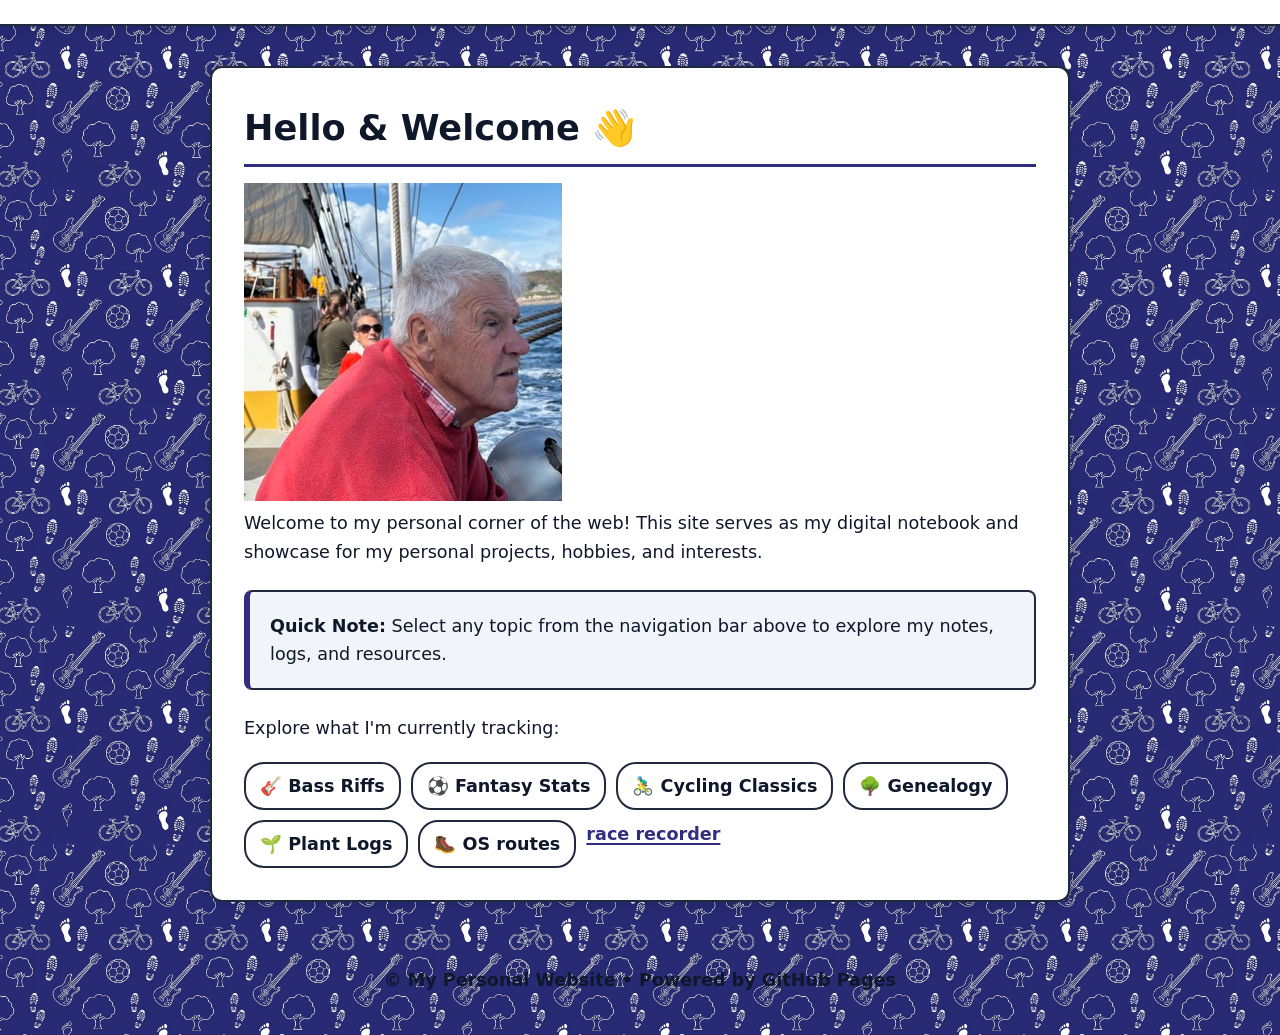
<file: index.html>
<!DOCTYPE html>
<html lang="en">
<head>
  <meta charset="UTF-8">
  <meta name="viewport" content="width=device-width, initial-scale=1.0">
  <title>About Me | My Website</title>
  <link rel="stylesheet" href="style.css">
</head>
<body>

  <header>
    <nav>
      <ul>
       
      </ul>
    </nav>
  </header>

  <main>
    <section>
      <h1>Hello & Welcome 👋</h1>
      
      <div class="profile-container">
        <img src="profile.jpg" alt="Profile Photo" class="profile-pic">
        <div class="bio-content">
          <p>Welcome to my personal corner of the web! This site serves as my digital notebook and showcase for my personal projects, hobbies, and interests.</p>
          
          <div class="highlight-box">
            <p><strong>Quick Note:</strong> Select any topic from the navigation bar above to explore my notes, logs, and resources.</p>
          </div>

          <p>Explore what I'm currently tracking:</p>
          
          <div class="badge-container">
  <a href="bass-guitar.html" class="badge">🎸 Bass Riffs</a>
  <a href="fantasy-football.html" class="badge">⚽ Fantasy Stats</a>
  <a href="cycling.html" class="badge">🚴‍♂️ Cycling Classics</a>
  <a href="ancestry.html" class="badge">🌳 Genealogy</a>
  <a href="gardening.html" class="badge">🌱 Plant Logs</a>
  <a href="walking.html" class="badge">🥾 OS routes</a>
            <a href="race_recorder.html"> race recorder </a>

  </div>
        </div>
      </div>
    </section>
  </main>

  <footer>
    <p>&copy; My Personal Website • Powered by GitHub Pages</p>
  </footer>

</body>
</html>
</file>
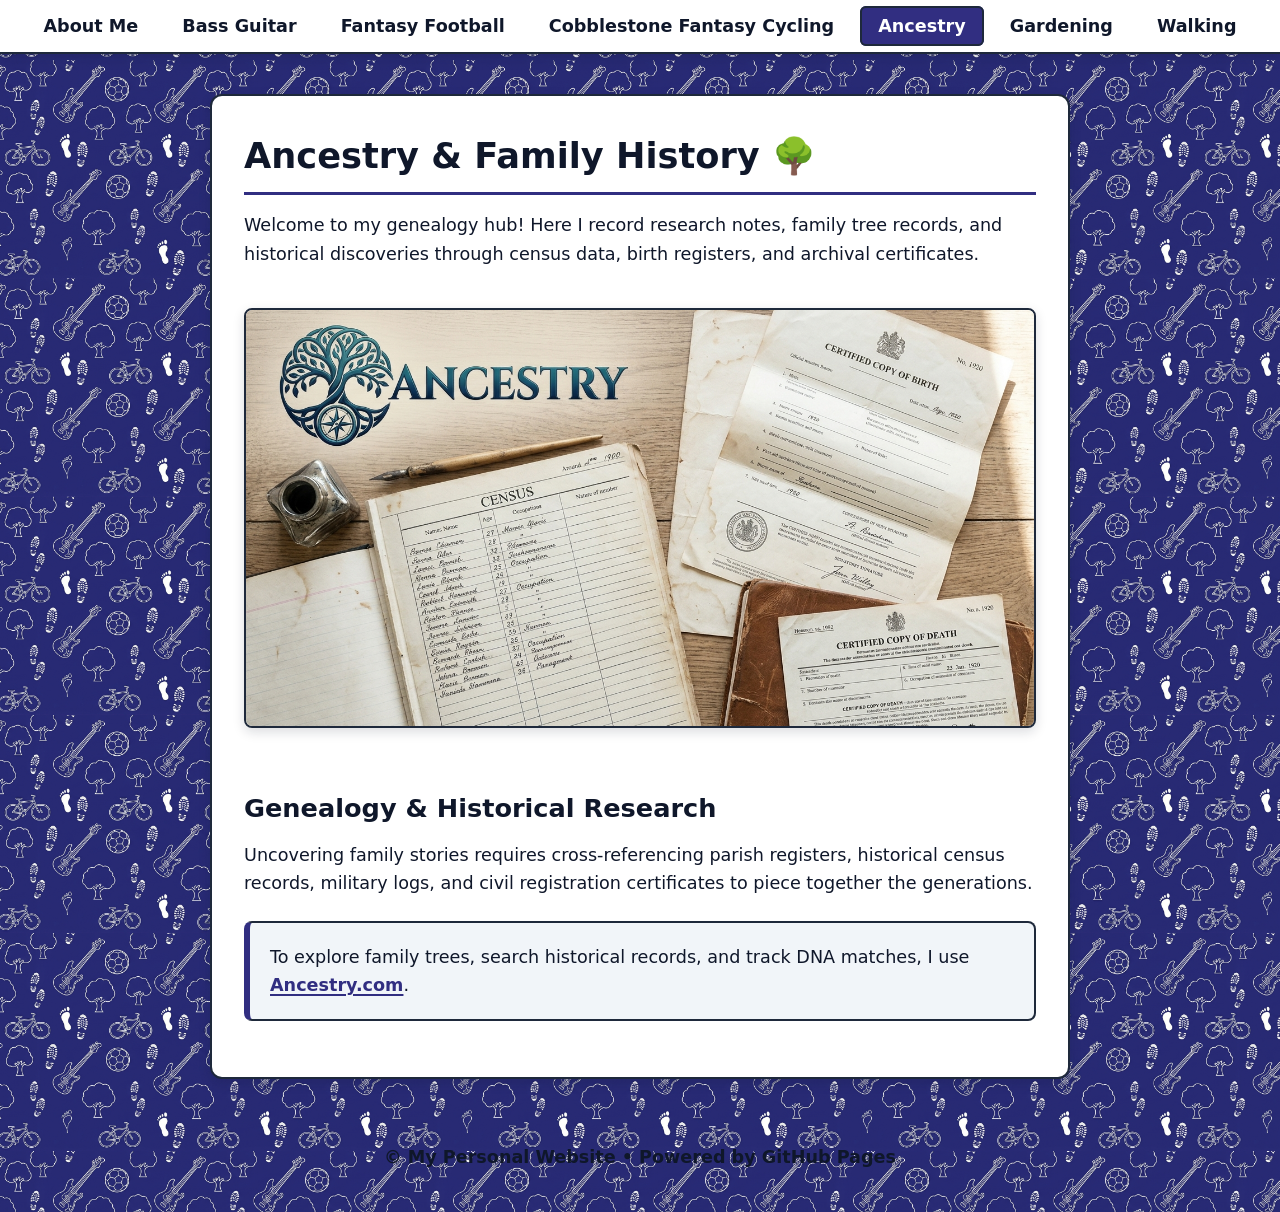
<file: ancestry.html>
<!DOCTYPE html>
<html lang="en">
<head>
  <meta charset="UTF-8">
  <meta name="viewport" content="width=device-width, initial-scale=1.0">
  <title>Ancestry | My Website</title>
  <link rel="stylesheet" href="style.css">
</head>
<body>

  <header>
    <nav>
      <ul>
        <li><a href="index.html">About Me</a></li>
        <li><a href="bass-guitar.html">Bass Guitar</a></li>
        <li><a href="fantasy-football.html">Fantasy Football</a></li>
        <li><a href="cycling.html">Cobblestone Fantasy Cycling</a></li>
        <li><a href="ancestry.html" class="active">Ancestry</a></li>
        <li><a href="gardening.html">Gardening</a></li>
        <li><a href="walking.html">Walking</a></li>
      </ul>
    </nav>
  </header>

  <main>
    <section>
      <h1>Ancestry & Family History 🌳</h1>
      <p>Welcome to my genealogy hub! Here I record research notes, family tree records, and historical discoveries through census data, birth registers, and archival certificates.</p>
      
      <!-- Ancestry Feature Image -->
      <img src="ancestry.jpg" alt="Ancestry documents including census records and birth and death certificates" class="content-image">

      <h2>Genealogy & Historical Research</h2>
      <p>Uncovering family stories requires cross-referencing parish registers, historical census records, military logs, and civil registration certificates to piece together the generations.</p>
      
      <div class="highlight-box">
        <p>To explore family trees, search historical records, and track DNA matches, I use <a href="https://www.ancestry.com/" target="_blank" rel="noopener noreferrer">Ancestry.com</a>.</p>
      </div>
    </section>
  </main>

  <footer>
    <p>&copy; My Personal Website • Powered by GitHub Pages</p>
  </footer>

</body>
</html>
</file>
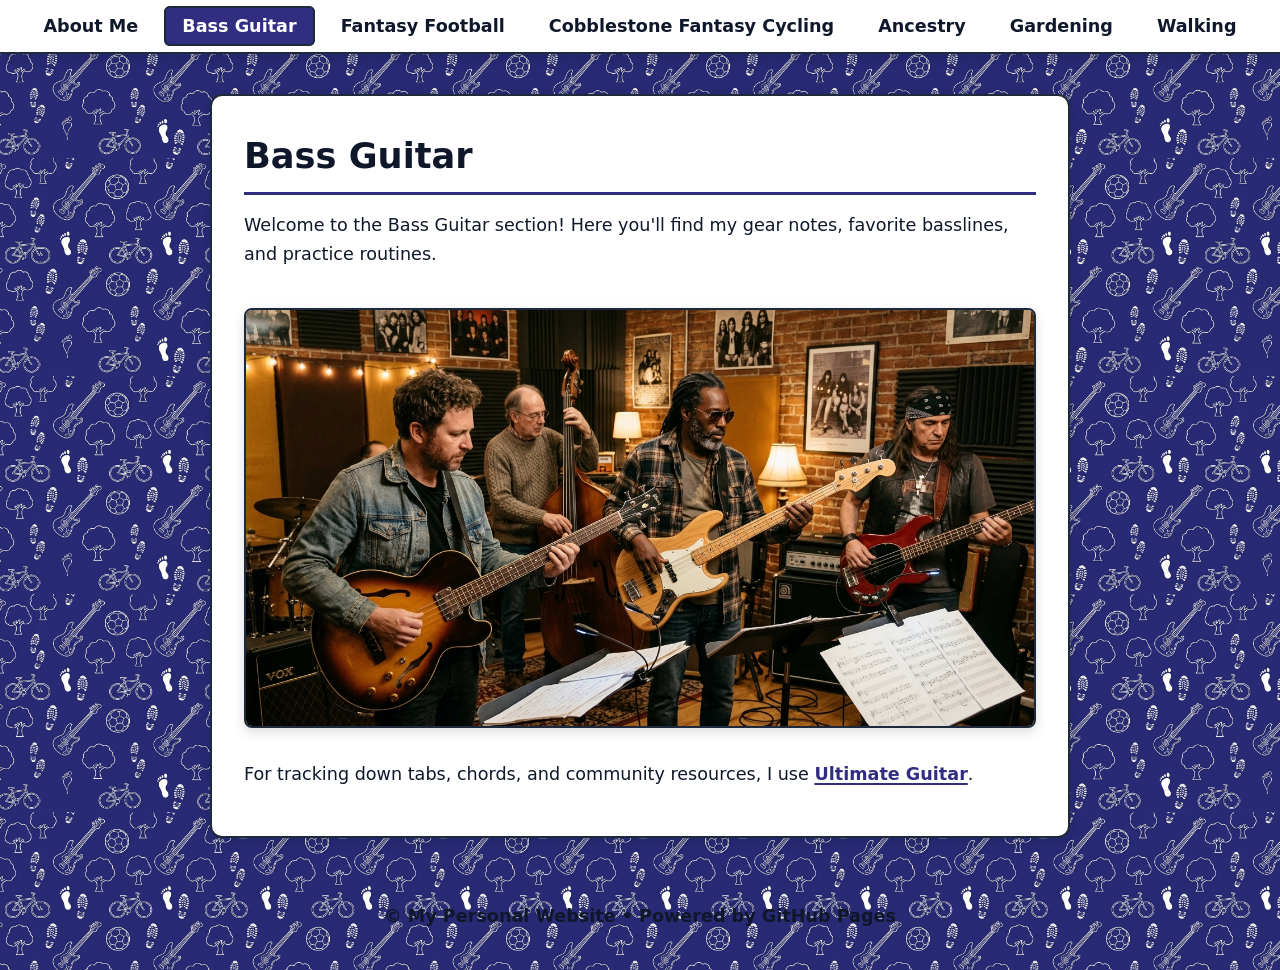
<file: bass-guitar.html>
<!DOCTYPE html>
<html lang="en">
<head>
  <meta charset="UTF-8">
  <meta name="viewport" content="width=device-width, initial-scale=1.0">
  <title>Bass Guitar | My Website</title>
  <link rel="stylesheet" href="style.css">
</head>
<body>

  <header>
    <nav>
      <ul>
        <li><a href="index.html">About Me</a></li>
        <li><a href="bass-guitar.html" class="active">Bass Guitar</a></li>
        <li><a href="fantasy-football.html">Fantasy Football</a></li>
        <li><a href="cycling.html">Cobblestone Fantasy Cycling</a></li>
        <li><a href="ancestry.html">Ancestry</a></li>
        <li><a href="gardening.html">Gardening</a></li>
        <li><a href="walking.html">Walking</a></li>
      </ul>
    </nav>
  </header>

  <main>
    <section>
      <h1>Bass Guitar</h1>
      <p>Welcome to the Bass Guitar section! Here you'll find my gear notes, favorite basslines, and practice routines.</p>
      <!-- Feature Image -->
      <img src="bass-players.jpg" alt="Bass Players" class="content-image">
      <p>For tracking down tabs, chords, and community resources, I use <a href="https://www.ultimate-guitar.com/" target="_blank" rel="noopener noreferrer">Ultimate Guitar</a>.</p>
    </section>
  </main>

  <footer>
    <p>&copy; My Personal Website • Powered by GitHub Pages</p>
  </footer>

</body>
</html>
</file>
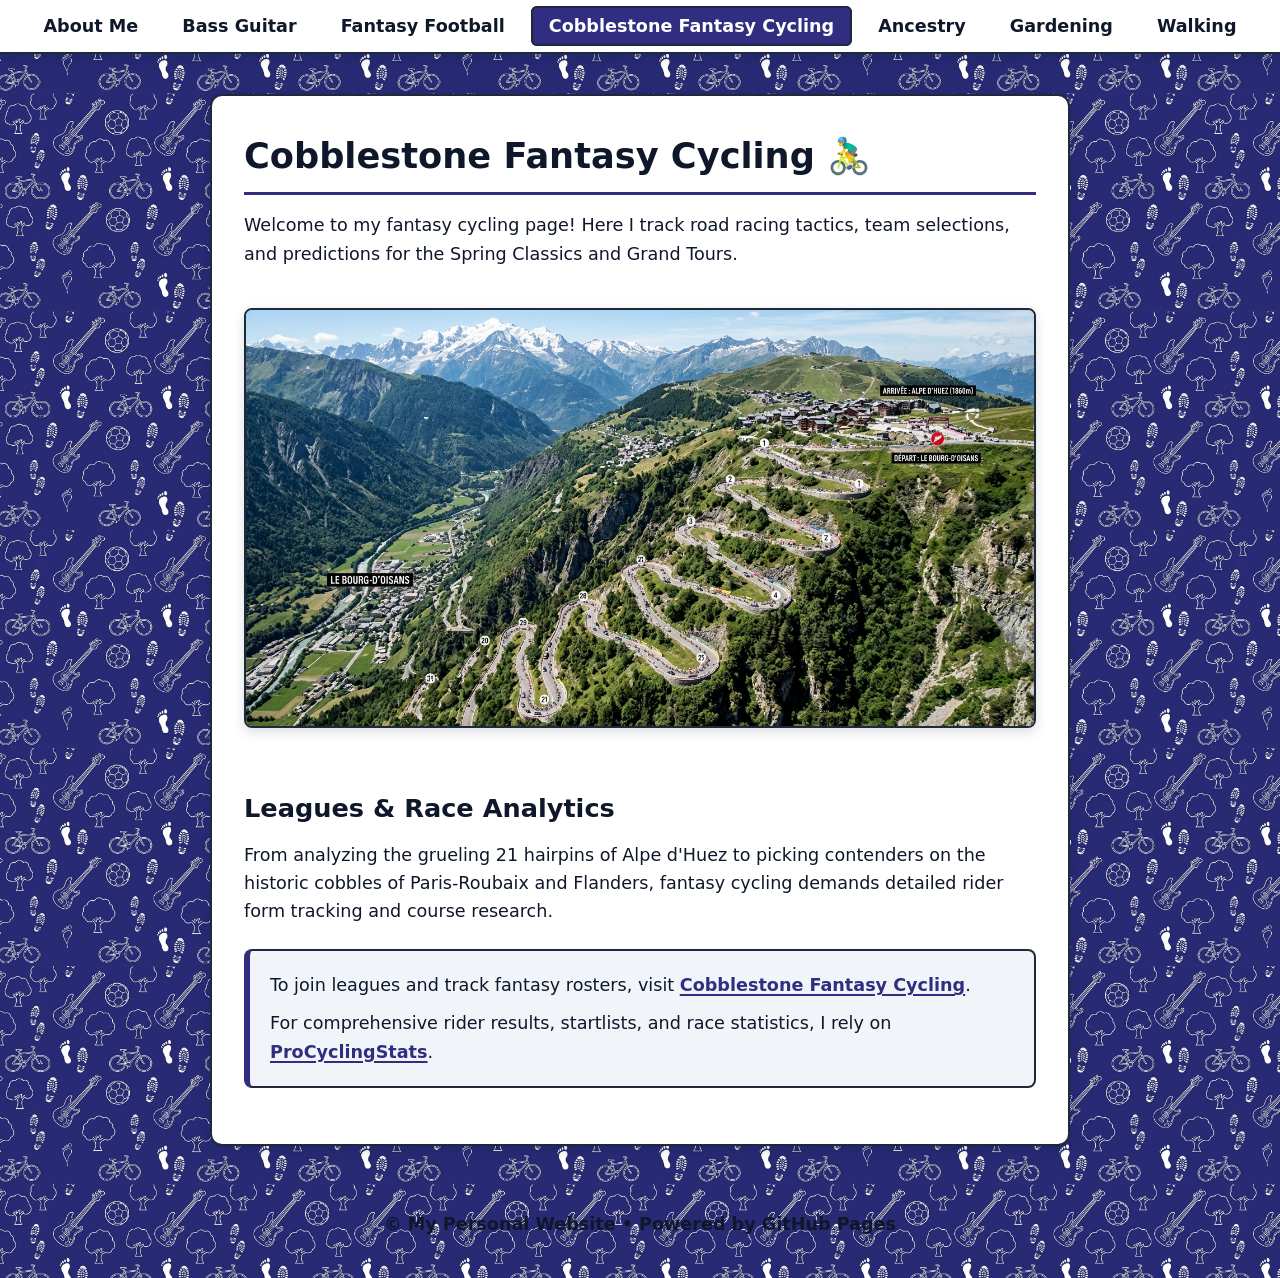
<file: cycling.html>
<!DOCTYPE html>
<html lang="en">
<head>
  <meta charset="UTF-8">
  <meta name="viewport" content="width=device-width, initial-scale=1.0">
  <title>Cobblestone Fantasy Cycling | My Website</title>
  <link rel="stylesheet" href="style.css">
</head>
<body>

  <header>
    <nav>
      <ul>
        <li><a href="index.html">About Me</a></li>
        <li><a href="bass-guitar.html">Bass Guitar</a></li>
        <li><a href="fantasy-football.html">Fantasy Football</a></li>
        <li><a href="cycling.html" class="active">Cobblestone Fantasy Cycling</a></li>
        <li><a href="ancestry.html">Ancestry</a></li>
        <li><a href="gardening.html">Gardening</a></li>
        <li><a href="walking.html">Walking</a></li>
      </ul>
    </nav>
  </header>

  <main>
    <section>
      <h1>Cobblestone Fantasy Cycling 🚴‍♂️</h1>
      <p>Welcome to my fantasy cycling page! Here I track road racing tactics, team selections, and predictions for the Spring Classics and Grand Tours.</p>
      
      <!-- Alpe d'Huez Aerial Image -->
      <img src="alpe-dhuez.jpg" alt="Aerial view of the famous 21 hairpin turns climbing Alpe d'Huez" class="content-image">

      <h2>Leagues & Race Analytics</h2>
      <p>From analyzing the grueling 21 hairpins of Alpe d'Huez to picking contenders on the historic cobbles of Paris-Roubaix and Flanders, fantasy cycling demands detailed rider form tracking and course research.</p>

      <div class="highlight-box">
        <p>To join leagues and track fantasy rosters, visit <a href="https://www.cobblestone.be/" target="_blank" rel="noopener noreferrer">Cobblestone Fantasy Cycling</a>.</p>
        <p style="margin-top: 10px;">For comprehensive rider results, startlists, and race statistics, I rely on <a href="https://www.procyclingstats.com/" target="_blank" rel="noopener noreferrer">ProCyclingStats</a>.</p>
      </div>
    </section>
  </main>

  <footer>
    <p>&copy; My Personal Website • Powered by GitHub Pages</p>
  </footer>

</body>
</html>
</file>
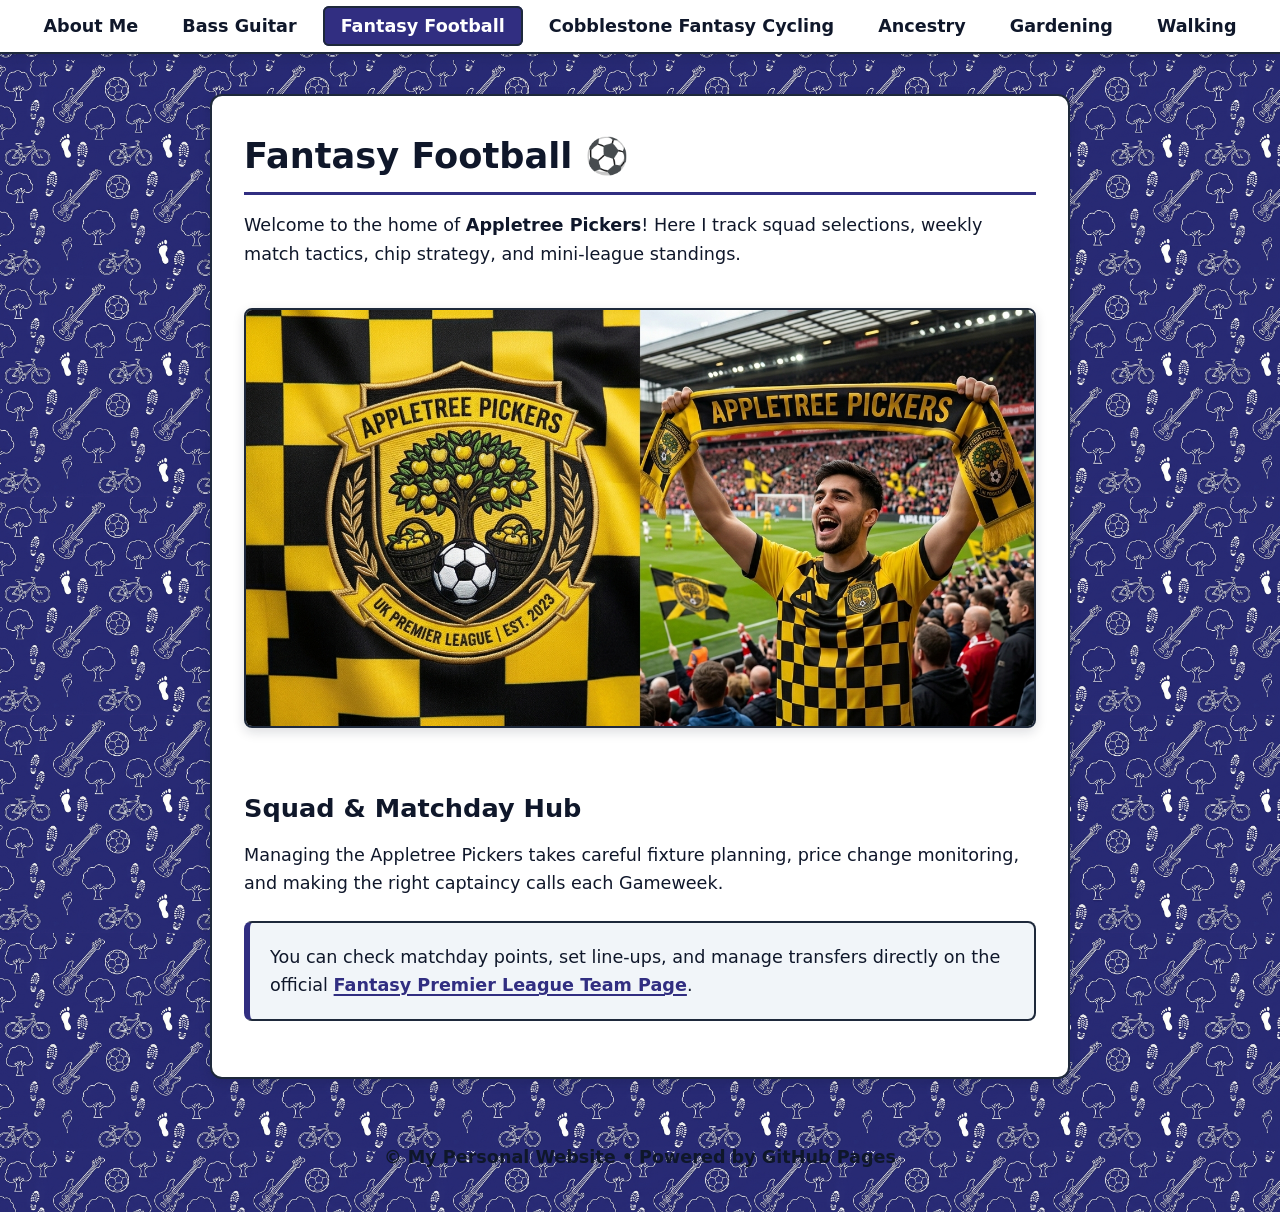
<file: fantasy-football.html>
<!DOCTYPE html>
<html lang="en">
<head>
  <meta charset="UTF-8">
  <meta name="viewport" content="width=device-width, initial-scale=1.0">
  <title>Fantasy Football | My Website</title>
  <link rel="stylesheet" href="style.css">
</head>
<body>

  <header>
    <nav>
      <ul>
        <li><a href="index.html">About Me</a></li>
        <li><a href="bass-guitar.html">Bass Guitar</a></li>
        <li><a href="fantasy-football.html" class="active">Fantasy Football</a></li>
        <li><a href="cycling.html">Cobblestone Fantasy Cycling</a></li>
        <li><a href="ancestry.html">Ancestry</a></li>
        <li><a href="gardening.html">Gardening</a></li>
        <li><a href="walking.html">Walking</a></li>
      </ul>
    </nav>
  </header>

  <main>
    <section>
      <h1>Fantasy Football ⚽</h1>
      <p>Welcome to the home of <strong>Appletree Pickers</strong>! Here I track squad selections, weekly match tactics, chip strategy, and mini-league standings.</p>
      
      <!-- Appletree Pickers Team Graphic -->
      <img src="appletree-pickers.jpg" alt="Appletree Pickers Yellow and Black Team Graphic" class="content-image">

      <h2>Squad & Matchday Hub</h2>
      <p>Managing the Appletree Pickers takes careful fixture planning, price change monitoring, and making the right captaincy calls each Gameweek.</p>
      
      <div class="highlight-box">
        <p>You can check matchday points, set line-ups, and manage transfers directly on the official <a href="https://fantasy.premierleague.com/en/my-team" target="_blank" rel="noopener noreferrer">Fantasy Premier League Team Page</a>.</p>
      </div>
    </section>
  </main>

  <footer>
    <p>&copy; My Personal Website • Powered by GitHub Pages</p>
  </footer>

</body>
</html>
</file>
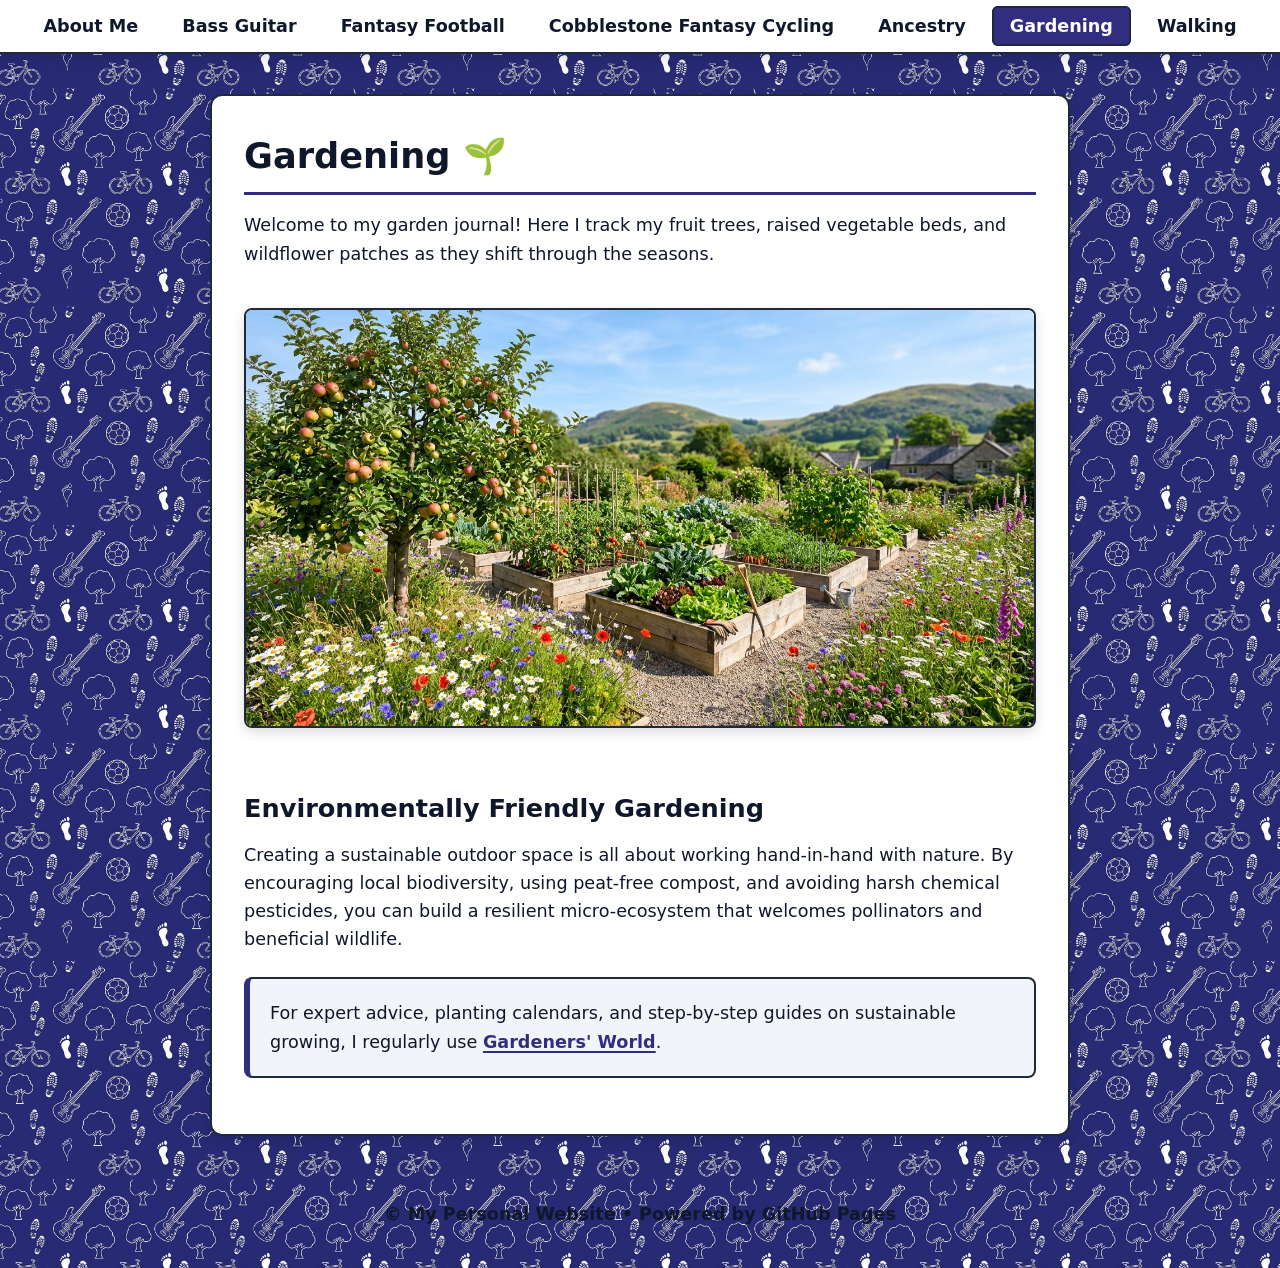
<file: gardening.html>
<!DOCTYPE html>
<html lang="en">
<head>
  <meta charset="UTF-8">
  <meta name="viewport" content="width=device-width, initial-scale=1.0">
  <title>Gardening | My Website</title>
  <link rel="stylesheet" href="style.css">
</head>
<body>

  <header>
    <nav>
      <ul>
        <li><a href="index.html">About Me</a></li>
        <li><a href="bass-guitar.html">Bass Guitar</a></li>
        <li><a href="fantasy-football.html">Fantasy Football</a></li>
        <li><a href="cycling.html">Cobblestone Fantasy Cycling</a></li>
        <li><a href="ancestry.html">Ancestry</a></li>
        <li><a href="gardening.html" class="active">Gardening</a></li>
        <li><a href="walking.html">Walking</a></li>
      </ul>
    </nav>
  </header>

  <main>
    <section>
      <h1>Gardening 🌱</h1>
      <p>Welcome to my garden journal! Here I track my fruit trees, raised vegetable beds, and wildflower patches as they shift through the seasons.</p>
      
      <!-- Gardening Feature Image -->
      <img src="garden.jpg" alt="Garden featuring fruit trees, raised beds, and wildflowers" class="content-image">

      <h2>Environmentally Friendly Gardening</h2>
      <p>Creating a sustainable outdoor space is all about working hand-in-hand with nature. By encouraging local biodiversity, using peat-free compost, and avoiding harsh chemical pesticides, you can build a resilient micro-ecosystem that welcomes pollinators and beneficial wildlife.</p>
      
      <div class="highlight-box">
        <p>For expert advice, planting calendars, and step-by-step guides on sustainable growing, I regularly use <a href="https://www.gardenersworld.com/" target="_blank" rel="noopener noreferrer">Gardeners' World</a>.</p>
      </div>
    </section>
  </main>

  <footer>
    <p>&copy; My Personal Website • Powered by GitHub Pages</p>
  </footer>

</body>
</html>
</file>
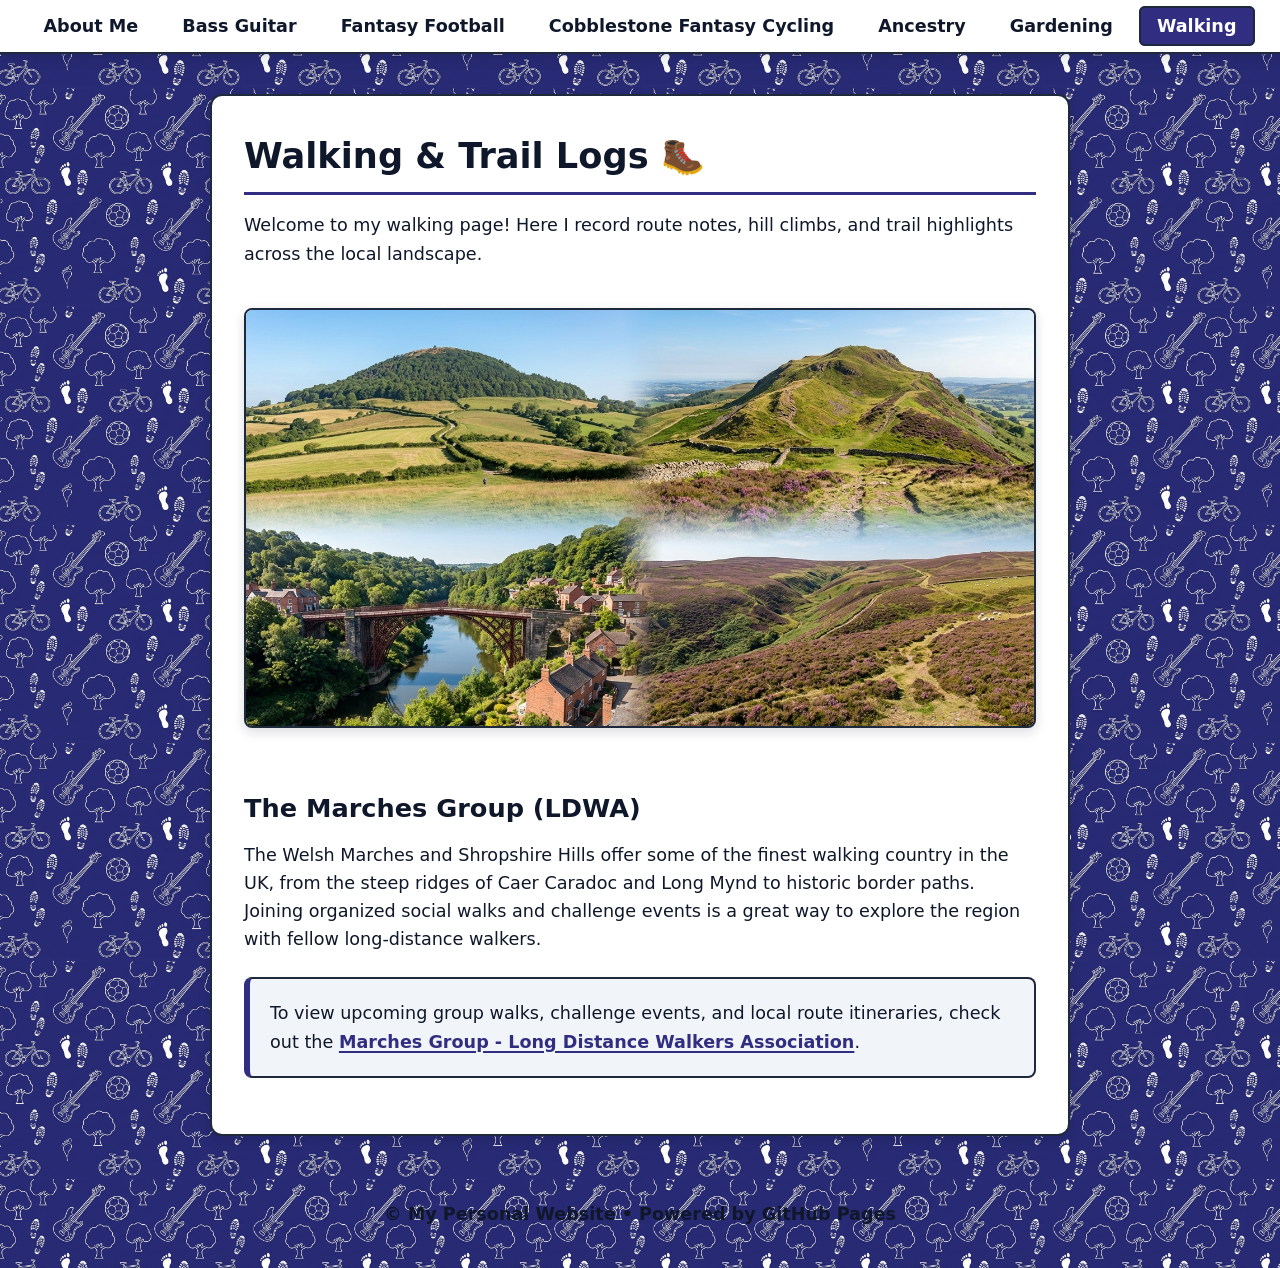
<file: walking.html>
<!DOCTYPE html>
<html lang="en">
<head>
  <meta charset="UTF-8">
  <meta name="viewport" content="width=device-width, initial-scale=1.0">
  <title>Walking | My Website</title>
  <link rel="stylesheet" href="style.css">
</head>
<body>

  <header>
    <nav>
      <ul>
        <li><a href="index.html">About Me</a></li>
        <li><a href="bass-guitar.html">Bass Guitar</a></li>
        <li><a href="fantasy-football.html">Fantasy Football</a></li>
        <li><a href="cycling.html">Cobblestone Fantasy Cycling</a></li>
        <li><a href="ancestry.html">Ancestry</a></li>
        <li><a href="gardening.html">Gardening</a></li>
        <li><a href="walking.html" class="active">Walking</a></li>
      </ul>
    </nav>
  </header>

  <main>
    <section>
      <h1>Walking & Trail Logs 🥾</h1>
      <p>Welcome to my walking page! Here I record route notes, hill climbs, and trail highlights across the local landscape.</p>
      
      <!-- Shropshire Landscape Feature Image -->
      <img src="shropshire.jpg" alt="Iconic Shropshire Landscapes including The Wrekin, Caer Caradoc, Ironbridge, and Long Mynd" class="content-image">

      <h2>The Marches Group (LDWA)</h2>
      <p>The Welsh Marches and Shropshire Hills offer some of the finest walking country in the UK, from the steep ridges of Caer Caradoc and Long Mynd to historic border paths. Joining organized social walks and challenge events is a great way to explore the region with fellow long-distance walkers.</p>
      
      <div class="highlight-box">
        <p>To view upcoming group walks, challenge events, and local route itineraries, check out the <a href="https://ldwa.org.uk/marches" target="_blank" rel="noopener noreferrer">Marches Group - Long Distance Walkers Association</a>.</p>
      </div>
    </section>
  </main>

  <footer>
    <p>&copy; My Personal Website • Powered by GitHub Pages</p>
  </footer>

</body>
</html>
</file>
<file: style.css>
/* ==========================================================================
   High-Contrast Modern Digital Garden Theme
   ========================================================================== */

:root {
  --bg-color: #f8fafc;
  --surface-bg: #ffffff;
  --text-main: #0f172a;        /* High-contrast dark navy text */
  --text-muted: #334155;       /* Readable secondary text */
  --primary: #312e81;          /* Deep high-contrast indigo */
  --primary-hover: #1e1b4b;    /* Darker active/hover state */
  --accent: #0284c7;           /* Vibrant oceanic blue for interactive elements */
  --border-color: #1e293b;     /* Dark high-contrast borders */
  --highlight-bg: #f1f5f9;     /* Light slate background for callout boxes */
  --badge-bg: #ffffff;
  --badge-text: #0f172a;
  --shadow-strong: 0 4px 12px rgba(15, 23, 42, 0.15);
}

/* Base Styles */
* {
  box-sizing: border-box;
  margin: 0;
  padding: 0;
}

/* Update the Body section in style.css */
body {
   min-height: 100dvh;
  padding-top: env(safe-area-inset-top);
  padding-bottom: env(safe-area-inset-bottom);
  padding-left: env(safe-area-inset-left);
  padding-right: env(safe-area-inset-right);
  box-sizing: border-box;
  font-family: system-ui, -apple-system, BlinkMacSystemFont, 'Segoe UI', Roboto, Oxygen, Ubuntu, Cantarell, sans-serif;
  background-color: #312e81; /* Indigo base color matching root --primary */
  color: var(--text-main);
  line-height: 1.6;
  font-size: 1.1rem;
  
  /* Apply the new distinct pattern image */
  background-image: url('pattern-bg.png');
  background-size: 400px; /* Adjust size to taste */
  background-repeat: repeat;
  background-position: center;
}
/* Header & Navigation */
header {
  position: sticky;
  top: 0;
  background-color: var(--surface-bg);
  border-bottom: 2px solid var(--border-color);
  box-shadow: var(--shadow-strong);
  z-index: 1000;
}

nav ul {
  display: flex;
  flex-wrap: wrap;
  justify-content: center;
  list-style: none;
  padding: 12px 20px;
  gap: 8px;
}

nav a {
  text-decoration: none;
  color: var(--text-main);
  font-weight: 700;
  padding: 8px 16px;
  border-radius: 6px;
  border: 2px solid transparent;
  transition: all 0.2s ease-in-out;
}

nav a:hover,
nav a:focus {
  background-color: var(--primary);
  color: #ffffff;
  border-color: var(--primary-hover);
}

nav a.active {
  background-color: var(--primary);
  color: #ffffff;
  border-color: var(--border-color);
}

/* Layout Main Container */
main {
  max-width: 860px;
  margin: 40px auto;
  padding: 32px;
  background-color: var(--surface-bg);
  border: 2px solid var(--border-color);
  border-radius: 12px;
  box-shadow: var(--shadow-strong);
}

/* Typography */
h1 {
  font-size: 2.2rem;
  color: var(--text-main);
  margin-bottom: 16px;
  border-bottom: 3px solid var(--primary);
  padding-bottom: 8px;
}

h2 {
  font-size: 1.6rem;
  color: var(--text-main);
  margin-top: 28px;
  margin-bottom: 12px;
}

p {
  margin-bottom: 16px;
  color: var(--text-main);
}

/* Links inside content */
main a {
  color: var(--primary);
  font-weight: 700;
  text-decoration: underline;
  text-decoration-thickness: 2px;
  text-underline-offset: 3px;
}

main a:hover,
main a:focus {
  color: var(--accent);
  background-color: #e0f2fe;
}

/* Content Images */
.content-image {
  width: 100%;
  max-height: 420px;
  object-fit: cover;
  border-radius: 8px;
  margin: 24px 0;
  border: 2px solid var(--border-color);
  box-shadow: var(--shadow-strong);
}

/* Highlight / Callout Boxes */
.highlight-box {
  background-color: var(--highlight-bg);
  border: 2px solid var(--border-color);
  border-left: 6px solid var(--primary);
  border-radius: 8px;
  padding: 20px;
  margin: 24px 0;
  color: var(--text-main);
  font-weight: 500;
}

.highlight-box p {
  margin-bottom: 0;
}

/* Profile / Badges styling for Index */
.badge-container {
  display: flex;
  flex-wrap: wrap;
  gap: 10px;
  margin-top: 20px;
}

.badge-container a.badge {
  text-decoration: none;
  background-color: var(--badge-bg);
  color: var(--text-main);
  border: 2px solid var(--border-color);
  font-weight: 700;
  padding: 8px 14px;
  border-radius: 20px;
  display: inline-block;
  transition: all 0.2s ease-in-out;
  cursor: pointer;
}

.badge-container a.badge:hover,
.badge-container a.badge:focus {
  background-color: var(--primary);
  color: #ffffff;
  border-color: var(--primary-hover);
  transform: translateY(-2px);
}

/* Footer */
footer {
  text-align: center;
  padding: 24px;
  color: var(--text-muted);
  font-weight: 600;
  margin-top: 40px;
}

/* Responsive adjustments */
@media (max-width: 600px) {
  main {
    margin: 16px;
    padding: 20px;
  }
  
  nav ul {
    flex-direction: column;
    align-items: stretch;
  }
  
  nav a {
    text-align: center;
  }
}
</file>
